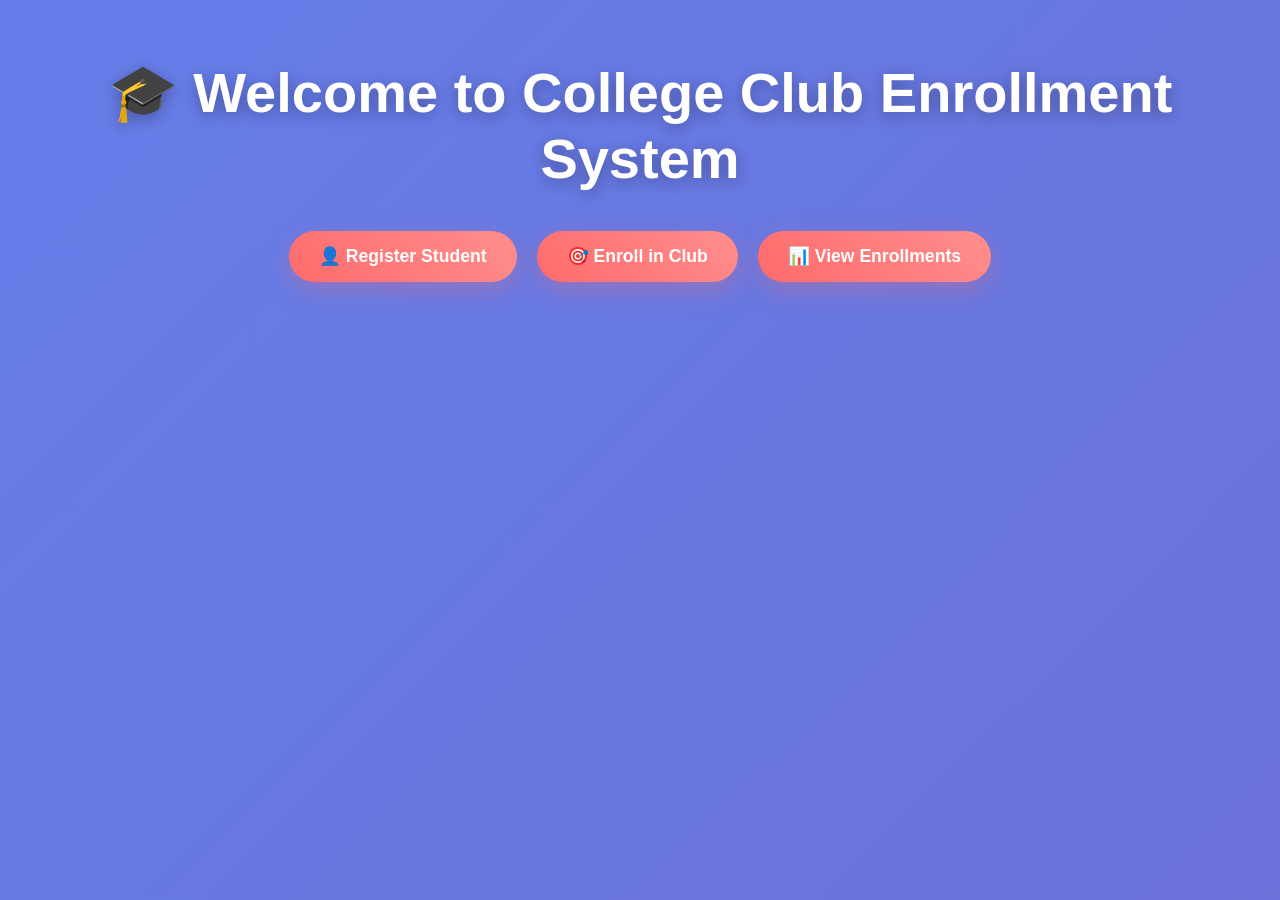
<file: index.html>
<!DOCTYPE html>
<html lang="en">
<head>
  <meta charset="UTF-8" />
  <meta name="viewport" content="width=device-width, initial-scale=1.0" />
  <title>College Club Enrollment</title>
  <link rel="stylesheet" href="style.css" />
</head>

<body>
  <div class="container">
    <h1>🎓 Welcome to College Club Enrollment System</h1>
    <nav>
      <a href="register_student.html">👤 Register Student</a>
      <a href="enroll_club.html">🎯 Enroll in Club</a>
      <a href="view_enrollments.html">📊 View Enrollments</a>
    </nav>
  </div>
</body>
</html>
</file>
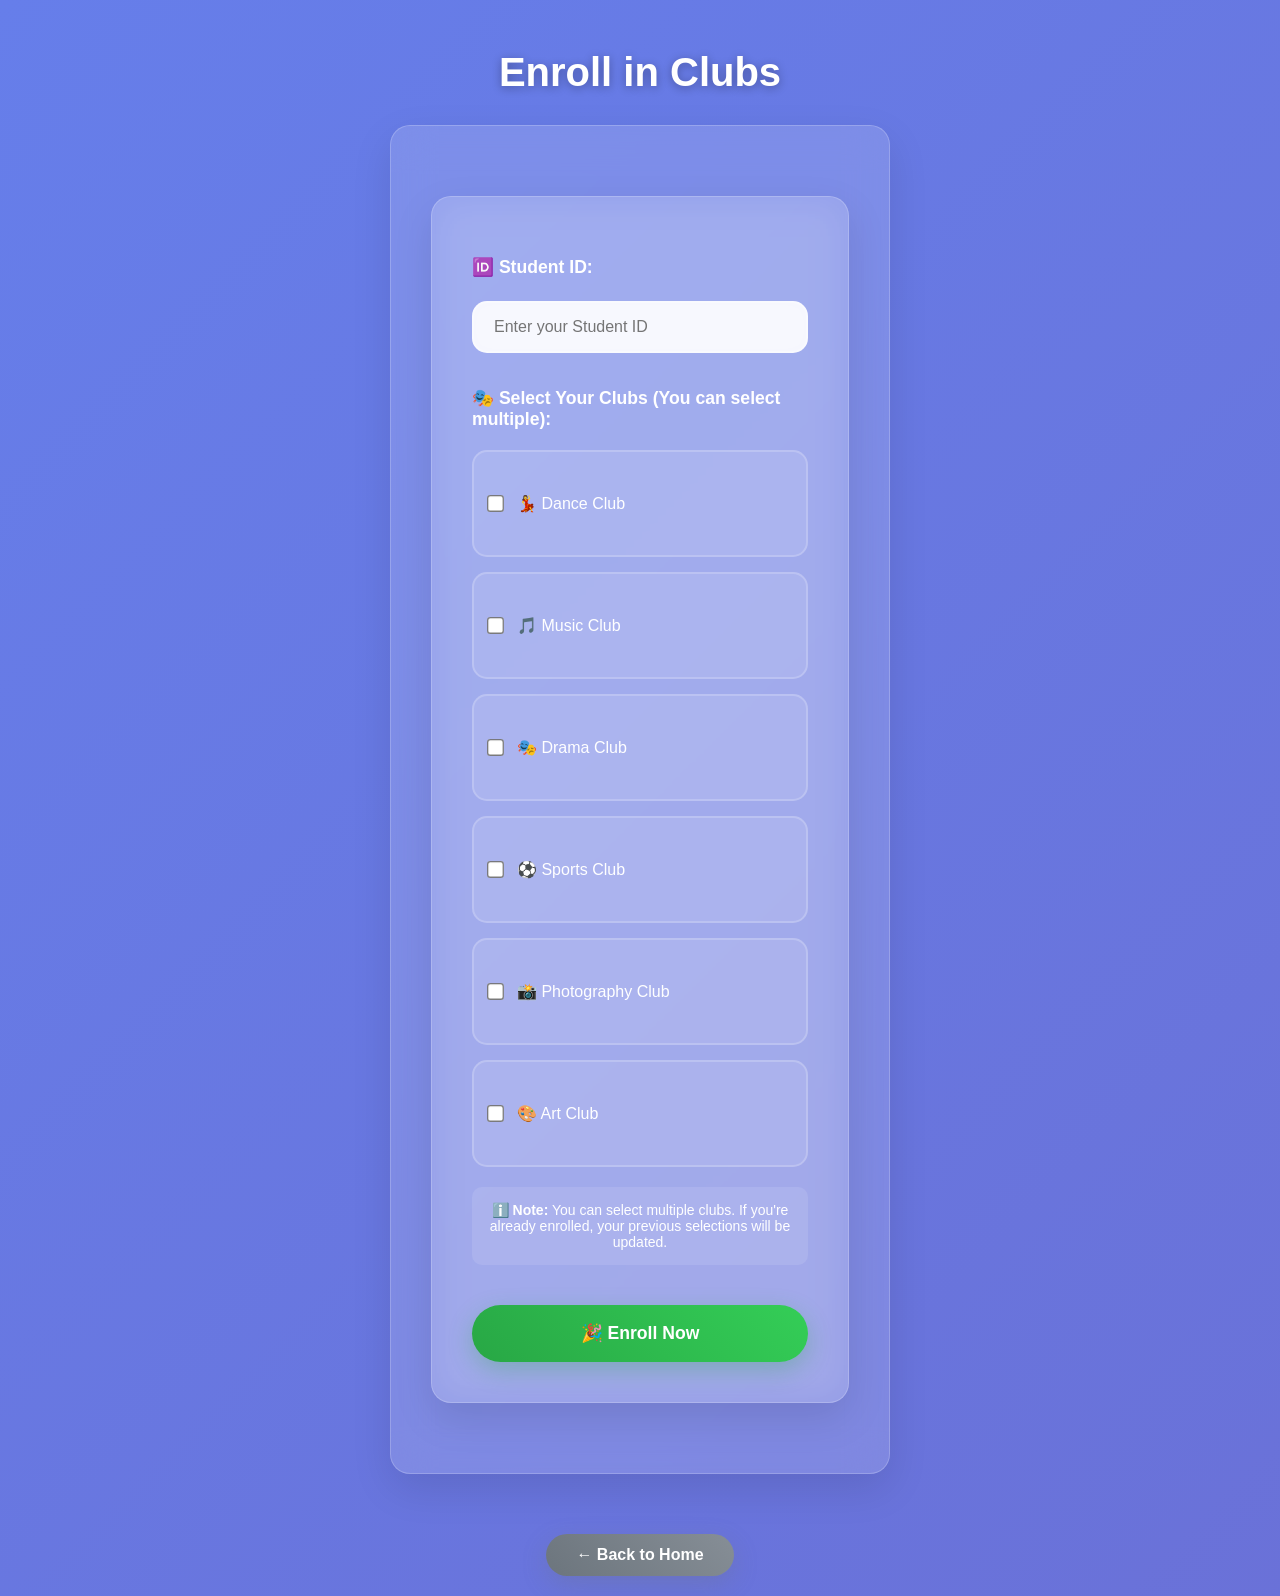
<file: enroll_club.html>
<!DOCTYPE html>
<html lang="en">
<head>
  <meta charset="UTF-8" />
  <meta name="viewport" content="width=device-width, initial-scale=1.0" />
  <title>Enroll in Club</title>
  <link rel="stylesheet" href="style.css" />
</head>
<body>
  <div class="container">
    <h2>Enroll in Clubs</h2>
    
    <!-- Error/Success Messages -->
    <div id="messageContainer"></div>
    
    <div class="form-container">
      <form action="php/enroll_club.php" method="POST" id="enrollmentForm">
        <label for="student_id">🆔 Student ID:</label>
        <input type="text" id="student_id" name="student_id" placeholder="Enter your Student ID" required maxlength="50">

        <label>🎭 Select Your Clubs (You can select multiple):</label>
        <div class="club-grid">
          <div class="club-item">
            <label class="checkbox-label">
              <input type="checkbox" name="clubs[]" value="Dance"> 💃 Dance Club
            </label>
          </div>
          <div class="club-item">
            <label class="checkbox-label">
              <input type="checkbox" name="clubs[]" value="Music"> 🎵 Music Club
            </label>
          </div>
          <div class="club-item">
            <label class="checkbox-label">
              <input type="checkbox" name="clubs[]" value="Drama"> 🎭 Drama Club
            </label>
          </div>
          <div class="club-item">
            <label class="checkbox-label">
              <input type="checkbox" name="clubs[]" value="Sports"> ⚽ Sports Club
            </label>
          </div>
          <div class="club-item">
            <label class="checkbox-label">
              <input type="checkbox" name="clubs[]" value="Photography"> 📸 Photography Club
            </label>
          </div>
          <div class="club-item">
            <label class="checkbox-label">
              <input type="checkbox" name="clubs[]" value="Art"> 🎨 Art Club
            </label>
          </div>
        </div>

        <div style="margin: 20px 0; padding: 15px; background: rgba(255,255,255,0.1); border-radius: 10px;">
          <p style="color: white; margin: 0; font-size: 14px;">
            ℹ️ <strong>Note:</strong> You can select multiple clubs. If you're already enrolled, your previous selections will be updated.
          </p>
        </div>

        <button type="submit" id="enrollBtn">🎉 Enroll Now</button>
      </form>
    </div>
    <a href="index.html" class="back-btn">← Back to Home</a>
  </div>

  <script>
    // Pre-fill Student ID from URL parameter
    window.onload = function() {
      const urlParams = new URLSearchParams(window.location.search);
      const studentId = urlParams.get('student_id');
      const error = urlParams.get('error');
      const success = urlParams.get('success');
      
      if (studentId) {
        document.getElementById('student_id').value = decodeURIComponent(studentId);
      }
      
      const messageContainer = document.getElementById('messageContainer');
      
      if (error) {
        messageContainer.innerHTML = `<div class="error">❌ Error: ${decodeURIComponent(error)}</div>`;
      } else if (success === 'enrolled') {
        const count = urlParams.get('count') || '0';
        messageContainer.innerHTML = `<div class="success">✅ Successfully enrolled in ${count} club(s)!</div>`;
      }
    };

    // Form validation and submission
    document.getElementById('enrollmentForm').addEventListener('submit', function(e) {
      const checkboxes = document.querySelectorAll('input[name="clubs[]"]:checked');
      const enrollBtn = document.getElementById('enrollBtn');
      
      if (checkboxes.length === 0) {
        e.preventDefault();
        alert('⚠️ Please select at least one club to enroll in!');
        return;
      }
      
      enrollBtn.innerHTML = '<span class="loading"></span> Enrolling...';
      enrollBtn.disabled = true;
      
      // Show selected clubs
      const selectedClubs = Array.from(checkboxes).map(cb => cb.value).join(', ');
      console.log('Enrolling in clubs:', selectedClubs);
    });

    // Add visual feedback when clubs are selected
    document.querySelectorAll('input[name="clubs[]"]').forEach(checkbox => {
      checkbox.addEventListener('change', function() {
        const clubItem = this.closest('.club-item');
        if (this.checked) {
          clubItem.style.background = 'rgba(255, 255, 255, 0.3)';
          clubItem.style.transform = 'scale(1.05)';
        } else {
          clubItem.style.background = 'rgba(255, 255, 255, 0.1)';
          clubItem.style.transform = 'scale(1)';
        }
      });
    });

    // Select all / Deselect all functionality
    let selectAllToggle = false;
    document.addEventListener('keydown', function(e) {
      if (e.ctrlKey && e.key === 'a') {
        e.preventDefault();
        selectAllToggle = !selectAllToggle;
        document.querySelectorAll('input[name="clubs[]"]').forEach(cb => {
          cb.checked = selectAllToggle;
          cb.dispatchEvent(new Event('change'));
        });
      }
    });
  </script>
</body>

</html>
</file>
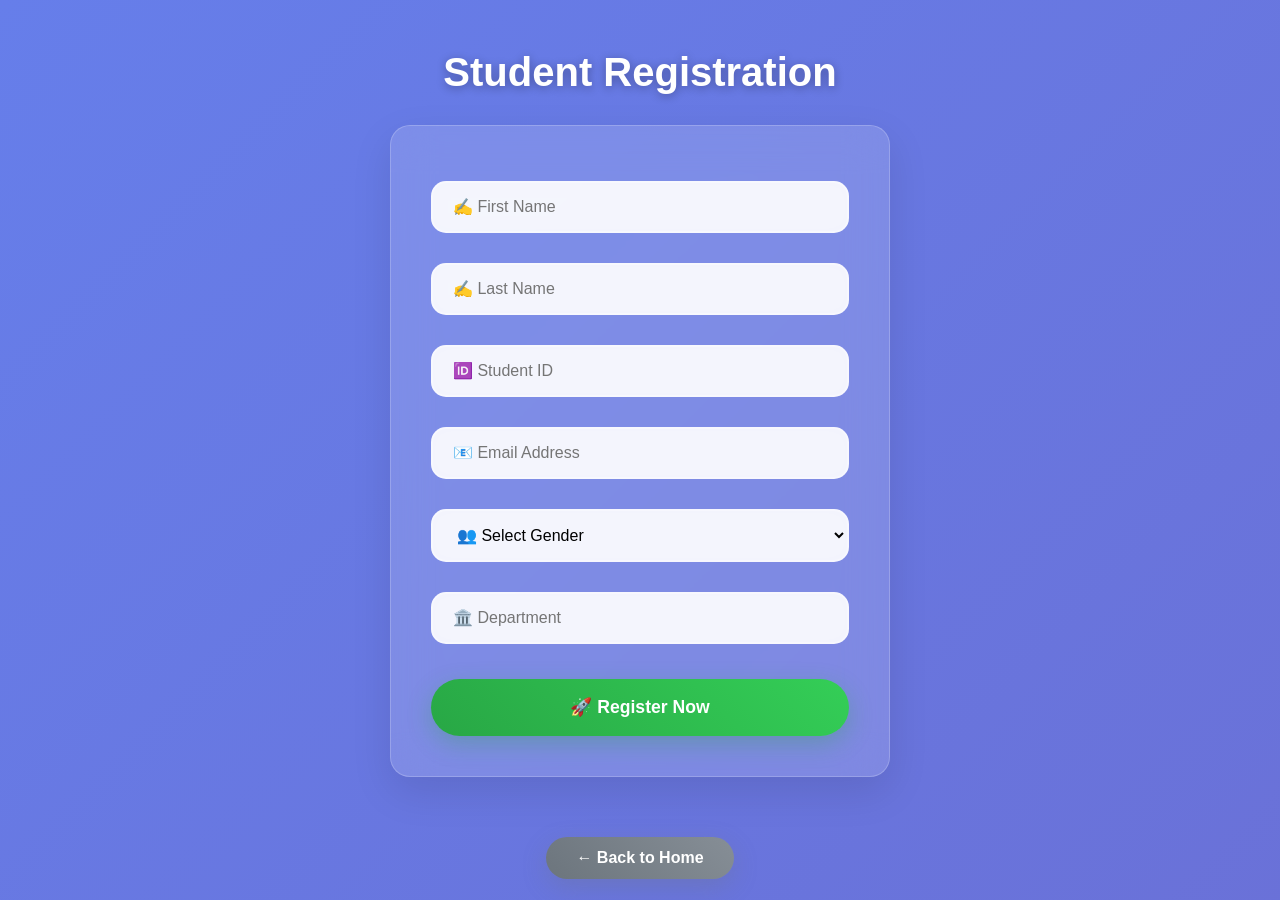
<file: register_student.html>
<!DOCTYPE html>
<html lang="en">
<head>
  <meta charset="UTF-8" />
  <meta name="viewport" content="width=device-width, initial-scale=1.0" />
  <title>Register Student</title>
  <link rel="stylesheet" href="style.css" />
</head>
<body>
  <div class="container">
    <h2>Student Registration</h2>
    
    <!-- Error/Success Messages -->
    <div id="messageContainer"></div>
    
    <form action="php/register_student.php" method="POST" id="registrationForm">
      <input type="text" name="firstname" placeholder="✍️ First Name" required maxlength="100">
      <input type="text" name="lastname" placeholder="✍️ Last Name" required maxlength="100">
      <input type="text" id="student_id" name="student_id" placeholder="🆔 Student ID" required maxlength="50">
      <input type="email" name="email" placeholder="📧 Email Address" required maxlength="150">
      <select name="gender" required>
        <option value="">👥 Select Gender</option>
        <option value="M">👨 Male</option>
        <option value="F">👩 Female</option>
        <option value="O">🌈 Other</option>
      </select>
      <input type="text" name="department" placeholder="🏛️ Department" required maxlength="100">
      <button type="submit" id="submitBtn">🚀 Register Now</button>
    </form>
    <a href="index.html" class="back-btn">← Back to Home</a>
  </div>

  <script>
    // Display URL parameters as messages
    window.onload = function() {
      const urlParams = new URLSearchParams(window.location.search);
      const error = urlParams.get('error');
      const success = urlParams.get('success');
      
      const messageContainer = document.getElementById('messageContainer');
      
      if (error) {
        messageContainer.innerHTML = `<div class="error">❌ Error: ${decodeURIComponent(error)}</div>`;
      } else if (success) {
        messageContainer.innerHTML = `<div class="success">✅ Registration successful! Redirecting to club enrollment...</div>`;
        setTimeout(() => {
          window.location.href = 'enroll_club.html';
        }, 2000);
      }
    };

    // Form validation and submission
    document.getElementById('registrationForm').addEventListener('submit', function(e) {
      const submitBtn = document.getElementById('submitBtn');
      submitBtn.innerHTML = '<span class="loading"></span> Registering...';
      submitBtn.disabled = true;
      
      // Basic client-side validation
      const studentId = document.getElementById('student_id').value.trim();
      if (studentId.length < 3) {
        e.preventDefault();
        alert('Student ID must be at least 3 characters long');
        submitBtn.innerHTML = '🚀 Register Now';
        submitBtn.disabled = false;
        return;
      }
    });

    // Auto-generate Student ID suggestion
    document.querySelector('input[name="firstname"]').addEventListener('blur', generateStudentId);
    document.querySelector('input[name="lastname"]').addEventListener('blur', generateStudentId);

    function generateStudentId() {
      const firstname = document.querySelector('input[name="firstname"]').value.trim();
      const lastname = document.querySelector('input[name="lastname"]').value.trim();
      const studentIdField = document.getElementById('student_id');
      
      if (firstname && lastname && !studentIdField.value) {
        const suggestion = (firstname.substring(0, 3) + lastname.substring(0, 3) + Math.floor(Math.random() * 1000)).toUpperCase();
        studentIdField.placeholder = `💡 Suggested: ${suggestion}`;
      }
    }
  </script>
</body>

</html>
</file>
<file: style.css>
* {
  margin: 0;
  padding: 0;
  box-sizing: border-box;
}

body {
  font-family: 'Segoe UI', Tahoma, Geneva, Verdana, sans-serif;
  background: linear-gradient(135deg, #667eea 0%, #764ba2 100%);
  min-height: 100vh;
  text-align: center;
  animation: gradientShift 10s ease infinite;
  background-size: 400% 400%;
}

@keyframes gradientShift {
  0% { background-position: 0% 50%; }
  50% { background-position: 100% 50%; }
  100% { background-position: 0% 50%; }
}

.container {
  max-width: 1200px;
  margin: 0 auto;
  padding: 20px;
}

h1 {
  color: white;
  font-size: 3.5rem;
  font-weight: 700;
  margin: 40px 0;
  text-shadow: 0 4px 15px rgba(0, 0, 0, 0.3);
  animation: fadeInUp 0.8s ease;
}

h2 {
  color: white;
  font-size: 2.5rem;
  font-weight: 600;
  margin: 30px 0;
  text-shadow: 0 2px 10px rgba(0, 0, 0, 0.3);
  animation: fadeInUp 0.8s ease;
}

@keyframes fadeInUp {
  from {
    opacity: 0;
    transform: translateY(30px);
  }
  to {
    opacity: 1;
    transform: translateY(0);
  }
}

nav {
  margin: 40px 0;
  display: flex;
  justify-content: center;
  gap: 20px;
  flex-wrap: wrap;
}

nav a {
  background: linear-gradient(45deg, #ff6b6b, #ff8e8e);
  color: white;
  text-decoration: none;
  padding: 15px 30px;
  border-radius: 50px;
  font-size: 1.1rem;
  font-weight: 600;
  cursor: pointer;
  transition: all 0.3s cubic-bezier(0.4, 0, 0.2, 1);
  box-shadow: 0 8px 25px rgba(255, 107, 107, 0.3);
  position: relative;
  overflow: hidden;
  display: inline-block;
}

nav a:before {
  content: '';
  position: absolute;
  top: 0;
  left: -100%;
  width: 100%;
  height: 100%;
  background: linear-gradient(90deg, transparent, rgba(255, 255, 255, 0.3), transparent);
  transition: left 0.5s;
}

nav a:hover:before {
  left: 100%;
}

nav a:hover {
  transform: translateY(-3px);
  box-shadow: 0 12px 35px rgba(255, 107, 107, 0.4);
  background: linear-gradient(45deg, #ff5252, #ff7979);
}

form, .form-container {
  background: rgba(255, 255, 255, 0.15);
  backdrop-filter: blur(20px);
  border: 1px solid rgba(255, 255, 255, 0.2);
  padding: 40px;
  margin: 30px auto;
  border-radius: 20px;
  max-width: 500px;
  box-shadow: 0 15px 40px rgba(0, 0, 0, 0.1);
  animation: formFloat 6s ease-in-out infinite;
}

@keyframes formFloat {
  0%, 100% { transform: translateY(0px); }
  50% { transform: translateY(-10px); }
}

input, select {
  width: 100%;
  padding: 15px 20px;
  margin: 15px 0;
  border: 2px solid rgba(255, 255, 255, 0.3);
  border-radius: 15px;
  font-size: 1rem;
  background: rgba(255, 255, 255, 0.9);
  transition: all 0.3s ease;
  backdrop-filter: blur(10px);
  box-sizing: border-box;
}

input:focus, select:focus {
  outline: none;
  border-color: #ff6b6b;
  transform: translateY(-2px);
  box-shadow: 0 8px 25px rgba(255, 107, 107, 0.2);
}

button[type="submit"] {
  background: linear-gradient(45deg, #28a745, #34ce57);
  color: white;
  border: none;
  padding: 18px 40px;
  border-radius: 50px;
  font-size: 1.1rem;
  font-weight: 600;
  cursor: pointer;
  transition: all 0.3s cubic-bezier(0.4, 0, 0.2, 1);
  box-shadow: 0 8px 25px rgba(40, 167, 69, 0.3);
  width: 100%;
  margin-top: 20px;
  position: relative;
  overflow: hidden;
}

button[type="submit"]:before {
  content: '';
  position: absolute;
  top: 0;
  left: -100%;
  width: 100%;
  height: 100%;
  background: linear-gradient(90deg, transparent, rgba(255, 255, 255, 0.3), transparent);
  transition: left 0.5s;
}

button[type="submit"]:hover:before {
  left: 100%;
}

button[type="submit"]:hover {
  transform: translateY(-3px);
  box-shadow: 0 12px 35px rgba(40, 167, 69, 0.4);
  background: linear-gradient(45deg, #218838, #28a745);
}

.back-btn {
  background: linear-gradient(45deg, #6c757d, #868e96) !important;
  margin-top: 30px !important;
  padding: 12px 30px !important;
  border-radius: 50px !important;
  border: none !important;
  color: white !important;
  font-weight: 600 !important;
  cursor: pointer !important;
  transition: all 0.3s ease !important;
  box-shadow: 0 8px 25px rgba(108, 117, 125, 0.3) !important;
  text-decoration: none !important;
  display: inline-block !important;
}

.back-btn:hover {
  transform: translateY(-3px) !important;
  box-shadow: 0 12px 35px rgba(108, 117, 125, 0.4) !important;
}

table {
  width: 95%;
  margin: 30px auto;
  border-collapse: collapse;
  background: rgba(255, 255, 255, 0.95);
  border-radius: 15px;
  overflow: hidden;
  box-shadow: 0 15px 40px rgba(0, 0, 0, 0.1);
  backdrop-filter: blur(10px);
}

th {
  background: linear-gradient(45deg, #667eea, #764ba2);
  color: white;
  padding: 20px;
  font-weight: 600;
  font-size: 1.1rem;
  text-shadow: 0 2px 5px rgba(0, 0, 0, 0.2);
}

td {
  padding: 18px;
  text-align: center;
  border-bottom: 1px solid rgba(0, 0, 0, 0.1);
  transition: background-color 0.3s ease;
}

tr:hover td {
  background-color: rgba(102, 126, 234, 0.1);
}

.checkbox-label {
  display: flex !important;
  align-items: center;
  text-align: left;
  margin: 15px 0;
  color: white;
  font-weight: 500;
  cursor: pointer;
  transition: color 0.3s ease;
}

.checkbox-label:hover {
  color: #ff6b6b;
}

.checkbox-label input[type="checkbox"] {
  width: auto !important;
  margin-right: 15px !important;
  transform: scale(1.3);
  accent-color: #ff6b6b;
}

.form-container label:not(.checkbox-label) {
  display: block;
  margin-top: 20px;
  margin-bottom: 8px;
  font-weight: 600;
  text-align: left;
  color: white;
  font-size: 1.1rem;
}

.success {
  color: #155724;
  background: linear-gradient(45deg, #d4edda, #c3e6cb);
  border: 2px solid #28a745;
  padding: 20px;
  border-radius: 15px;
  margin: 20px auto;
  max-width: 500px;
  font-weight: 600;
  box-shadow: 0 8px 25px rgba(40, 167, 69, 0.2);
  animation: slideInMessage 0.5s ease;
}

.error {
  color: #721c24;
  background: linear-gradient(45deg, #f8d7da, #f5c6cb);
  border: 2px solid #dc3545;
  padding: 20px;
  border-radius: 15px;
  margin: 20px auto;
  max-width: 500px;
  font-weight: 600;
  box-shadow: 0 8px 25px rgba(220, 53, 69, 0.2);
  animation: slideInMessage 0.5s ease;
}

@keyframes slideInMessage {
  from {
    opacity: 0;
    transform: translateY(-20px);
  }
  to {
    opacity: 1;
    transform: translateY(0);
  }
}

.club-grid {
  display: grid;
  grid-template-columns: repeat(auto-fit, minmax(200px, 1fr));
  gap: 15px;
  margin: 20px 0;
}

.club-item {
  background: rgba(255, 255, 255, 0.1);
  border: 2px solid rgba(255, 255, 255, 0.2);
  border-radius: 15px;
  padding: 15px;
  transition: all 0.3s ease;
}

.club-item:hover {
  background: rgba(255, 255, 255, 0.2);
  transform: translateY(-3px);
}

/* Responsive Design */
@media screen and (max-width: 768px) {
  h1 { font-size: 2.5rem; }
  h2 { font-size: 2rem; }
  
  nav {
    flex-direction: column;
    align-items: center;
  }
  
  nav a {
    width: 250px;
    margin: 10px 0;
  }
  
  form, .form-container {
    margin: 20px;
    padding: 30px 20px;
  }
  
  table {
    width: 100%;
    font-size: 0.9rem;
  }
  
  th, td {
    padding: 12px 8px;
  }
}

@media screen and (max-width: 480px) {
  h1 { font-size: 2rem; }
  h2 { font-size: 1.5rem; }
  
  .container {
    padding: 10px;
  }
  
  form, .form-container {
    padding: 20px 15px;
  }
  
  input, select {
    padding: 12px 15px;
  }
  
  th, td {
    padding: 10px 5px;
    font-size: 0.8rem;
  }
}

/* Loading animation */
.loading {
  display: inline-block;
  width: 20px;
  height: 20px;
  border: 3px solid rgba(255, 255, 255, 0.3);
  border-radius: 50%;
  border-top-color: #fff;
  animation: spin 1s ease-in-out infinite;
}

@keyframes spin {
  to { transform: rotate(360deg); }
}
</file>
